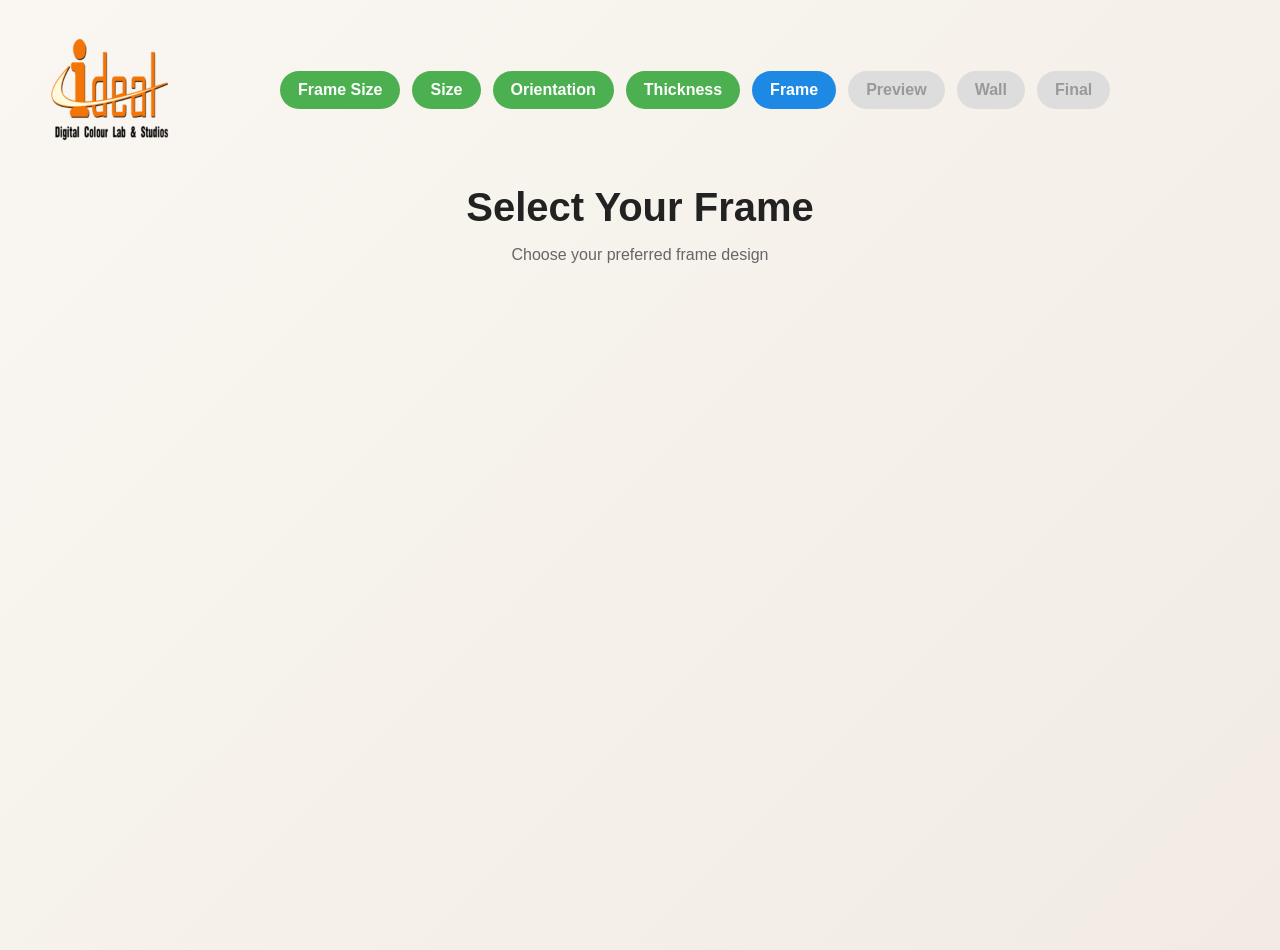
<file: frame-selection/index.html>
<!DOCTYPE html>
<html>
<head>
    <title>Select Your Frame</title>

    <link rel="stylesheet" href="style.css">
    <link rel="stylesheet" href="../navigation.css">
</head>
<body>

    <!-- LOGO -->
    <div class="top-bar">

    <div class="logo-container">
        <img src="../ideal logo.png" class="logo">
    </div>

    <div id="wizardNav" class="wizard-nav"></div>

</div>


    <h1>Select Your Frame</h1>

    <p class="subtitle">
        Choose your preferred frame design
    </p>

    <!-- FRAME CONTAINER -->
    <div class="frame-container" id="frameContainer">

    </div>

    
    <script src="../navigation.js"></script>

<script>
    createNavigation(4);
</script>
<script src="script.js"></script>

</body>
</html>
</file>
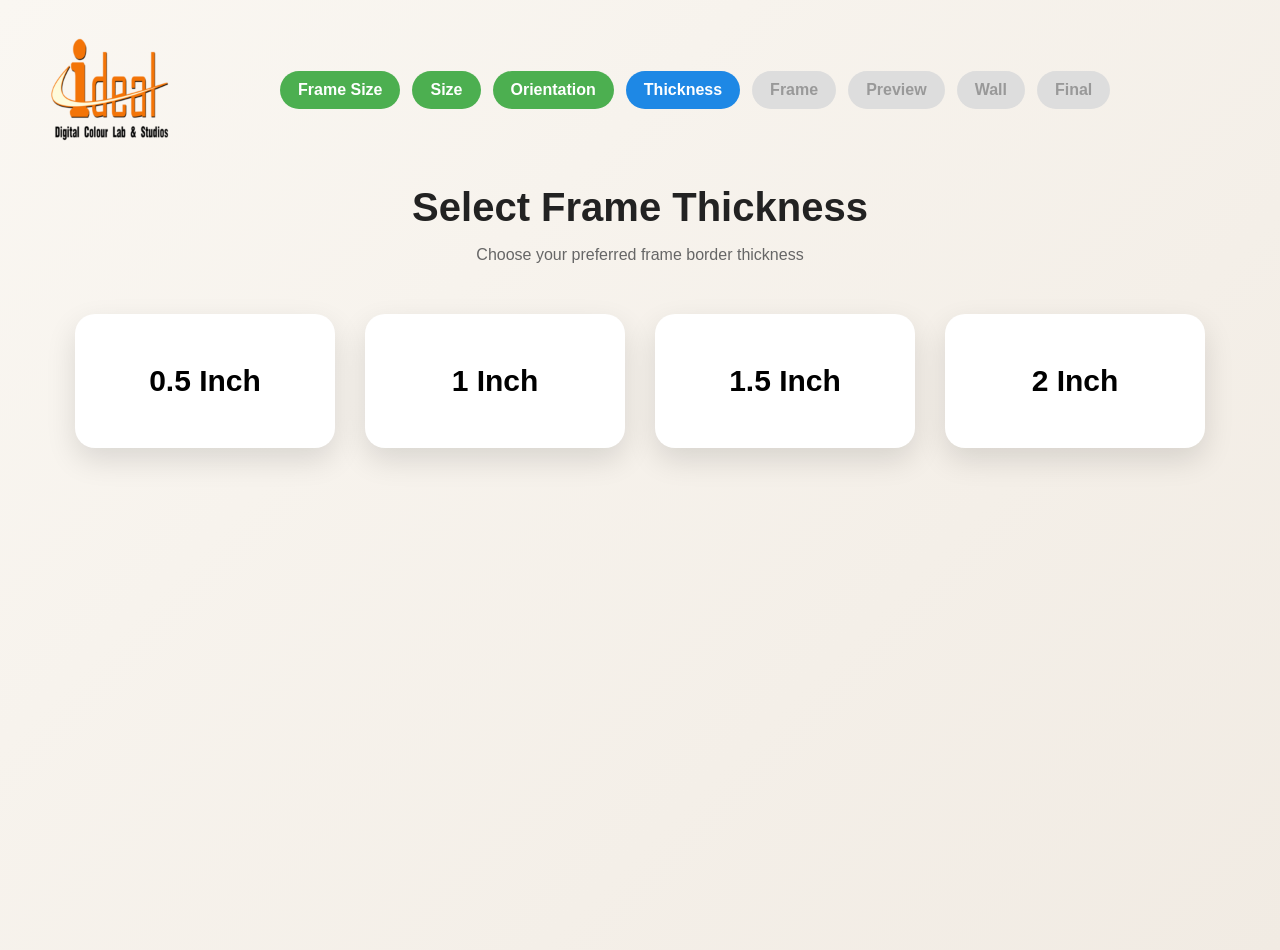
<file: frame-thickness/index.html>
<!DOCTYPE html>
<html>
<head>
    <title>Select Frame Thickness</title>
    <link rel="stylesheet" href="style.css">
    <link rel="stylesheet" href="../navigation.css">
</head>
<body>

    <!-- LOGO -->
   <div class="top-bar">

    <div class="logo-container">
        <img src="../ideal logo.png" alt="Logo" class="logo">
    </div>

    <div id="wizardNav" class="wizard-nav"></div>

</div>


    <!-- TITLE -->
    <h1>Select Frame Thickness</h1>

    <p class="subtitle">
        Choose your preferred frame border thickness
    </p>

    <!-- THICKNESS CARDS -->
    <div class="container">

        <div class="card" data-thickness="0.5 inch">
            <h2>0.5 Inch</h2>
        </div>

        <div class="card" data-thickness="1 inch">
            <h2>1 Inch</h2>
        </div>

        <div class="card" data-thickness="1.5 inch">
            <h2>1.5 Inch</h2>
        </div>

        <div class="card" data-thickness="2 inch">
            <h2>2 Inch</h2>
        </div>

    </div>

    
    <script src="../navigation.js"></script>

<script>
    createNavigation(3);
</script>
<script src="script.js"></script>

</body>
</html>
</file>
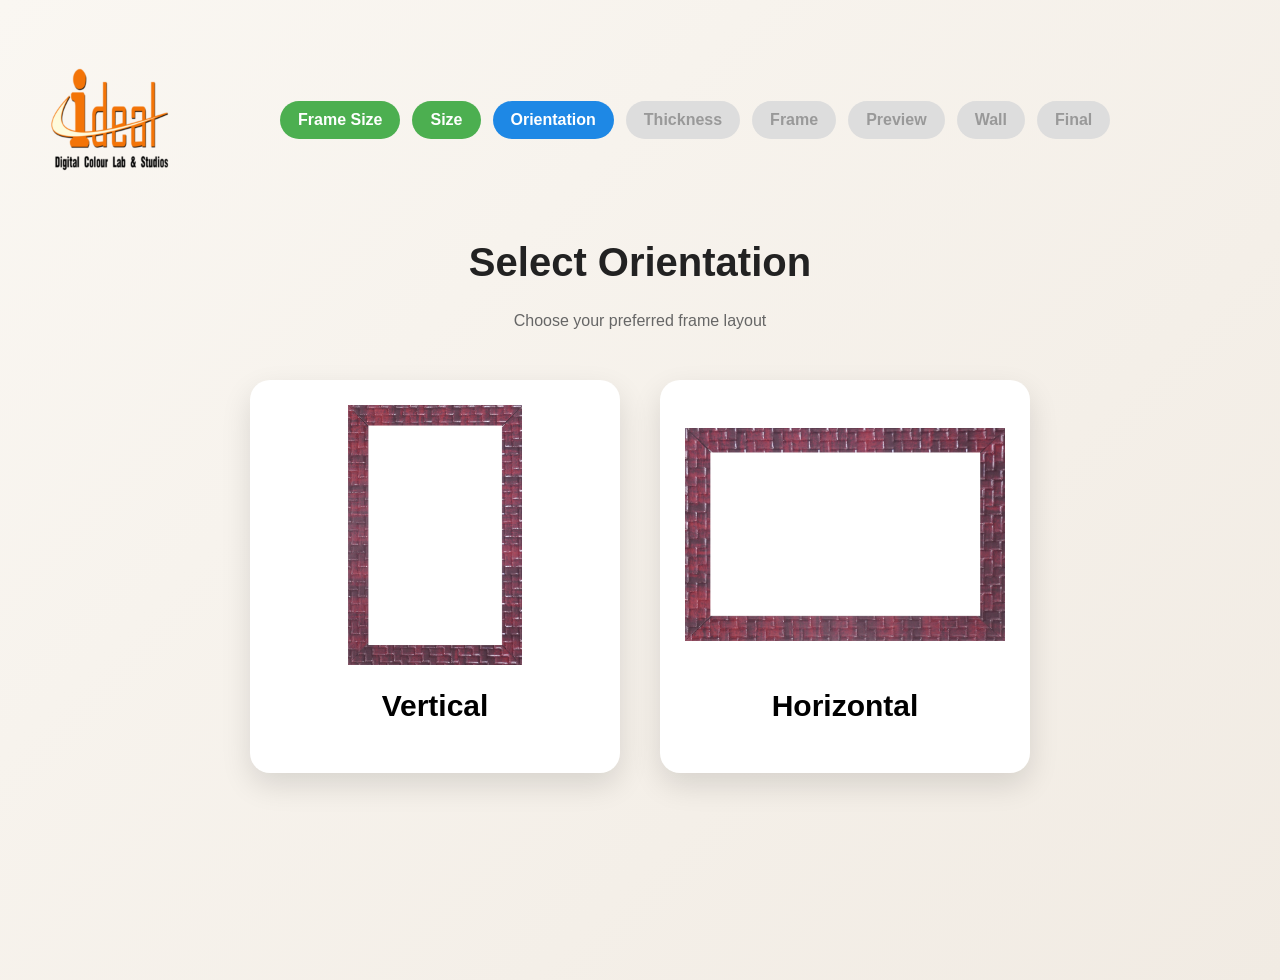
<file: orientation/index.html>
<!DOCTYPE html>
<html>
<head>
    <title>Select Orientation</title>
    <link rel="stylesheet" href="style.css">
    <link rel="stylesheet" href="../navigation.css">

    
</head>
<body>

    <!-- LOGO -->
   <div class="top-bar">

    <div class="logo-container">
        <img src="../ideal logo.png" class="logo">
    </div>

    <div id="wizardNav" class="wizard-nav"></div>

</div>

    <!-- TITLE -->
    <h1>Select Orientation</h1>

    <p class="subtitle">
        Choose your preferred frame layout
    </p>

    <!-- ORIENTATION CARDS -->
    <div class="container">

        <!-- VERTICAL -->
        <div class="card" data-orientation="vertical">

            <img src="../vertical/frame1.png">

            <h2>Vertical</h2>

        </div>

        <!-- HORIZONTAL -->
        <div class="card" data-orientation="horizontal">

            <img src="../horizontal/frame1.png">

            <h2>Horizontal</h2>

        </div>

    </div>

    <script src="script.js"></script>
    <script src="../navigation.js"></script>

<script>
    createNavigation(2);
</script>

</body>
</html>
</file>
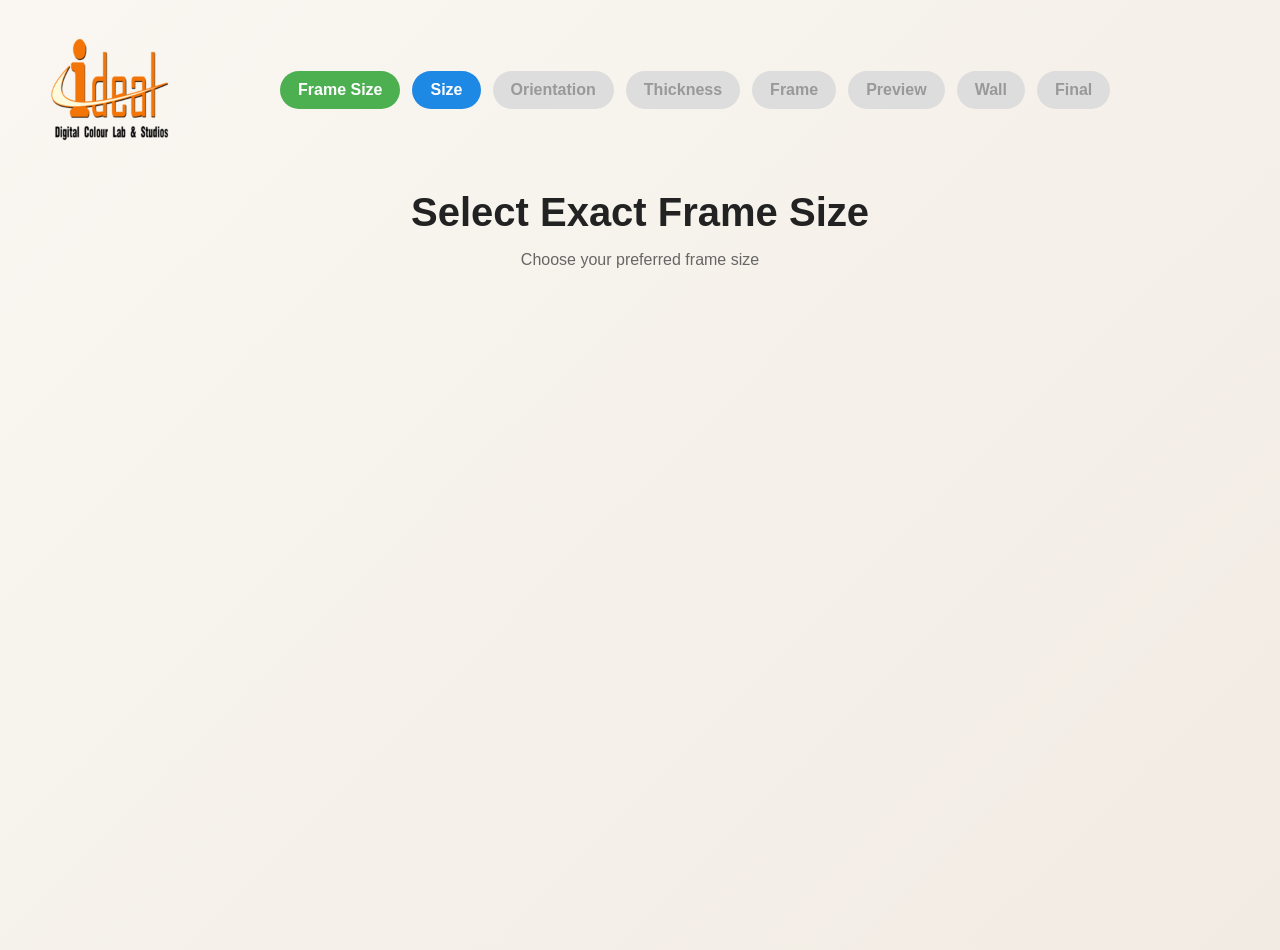
<file: photo_size/index.html>
<!DOCTYPE html>
<html>
<head>
    <title>Select Exact Size</title>
    <link rel="stylesheet" href="style.css">
    <link rel="stylesheet" href="../navigation.css">
</head>
<body>
    <!-- LOGO -->

<div class="top-bar">

    <div class="logo-container">
        <img src="../ideal logo.png" class="logo">
    </div>

    <div id="wizardNav" class="wizard-nav"></div>

</div>

    <h1>Select Exact Frame Size</h1>

    <p class="subtitle">
        Choose your preferred frame size
    </p>

    <div class="size-container" id="sizeContainer">

    </div>

    <script src="script.js"></script>
    <script src="../navigation.js"></script>

<script>
    createNavigation(1);
</script>

</body>
</html>
</file>
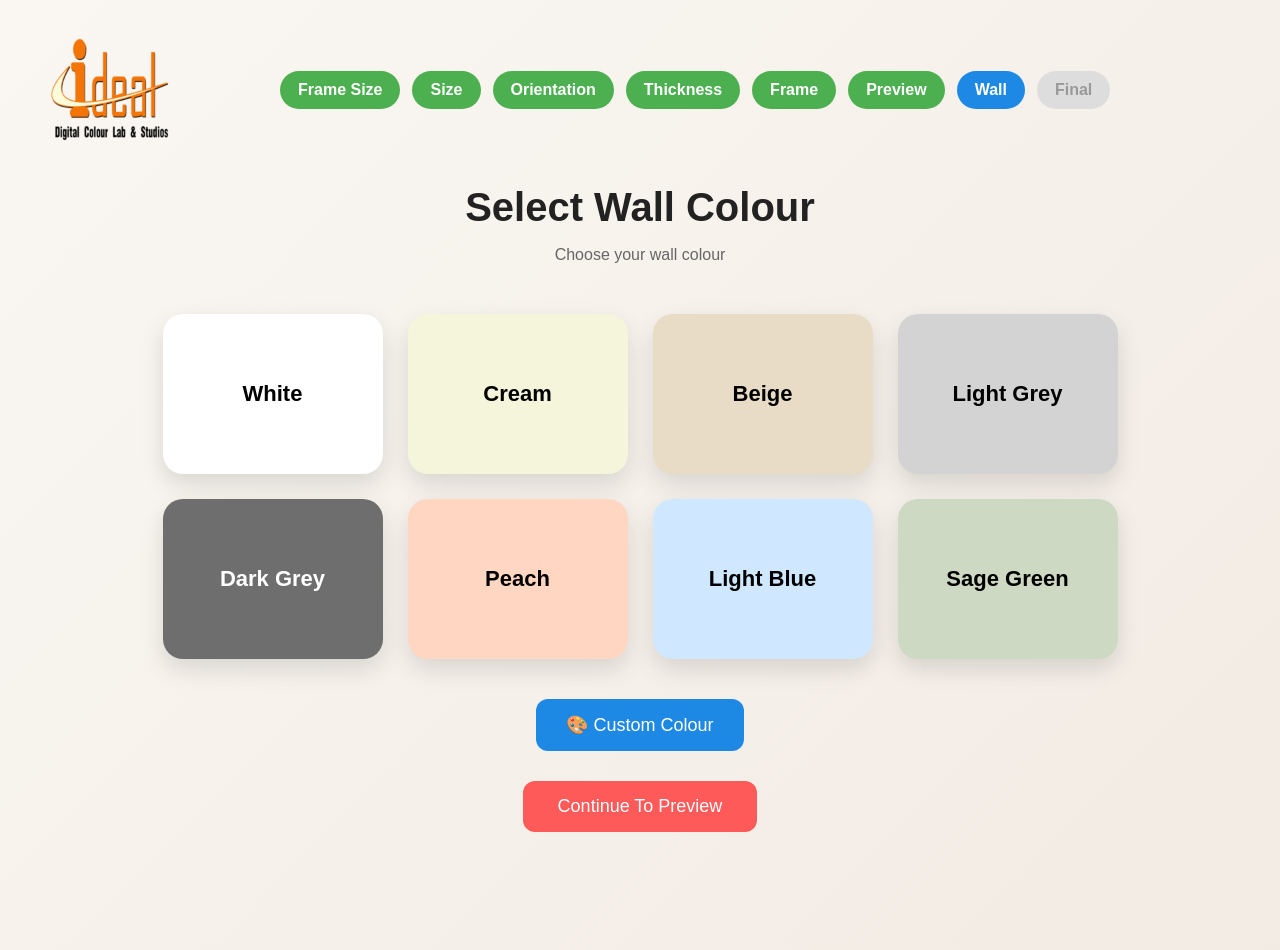
<file: wall-selection/index.html>
<!DOCTYPE html>
<html>

<head>

    <title>Select Wall Colour</title>

    <link rel="stylesheet" href="style.css">

    <link rel="stylesheet" href="../navigation.css">

</head>

<body>

<div class="top-bar">

    <div class="logo-container">
        <img src="../ideal logo.png" class="logo">
    </div>

    <div id="wizardNav" class="wizard-nav"></div>

</div>

<h1>Select Wall Colour</h1>

<p class="subtitle">
    Choose your wall colour
</p>

<div class="wall-colours">

    <div class="colour-card"
         data-colour="#ffffff"
         style="background:#ffffff;">
         White
    </div>

    <div class="colour-card"
         data-colour="#f5f5dc"
         style="background:#f5f5dc;">
         Cream
    </div>

    <div class="colour-card"
         data-colour="#e8dcc6"
         style="background:#e8dcc6;">
         Beige
    </div>

    <div class="colour-card"
         data-colour="#d3d3d3"
         style="background:#d3d3d3;">
         Light Grey
    </div>

    <div class="colour-card dark-card"
         data-colour="#6e6e6e"
         style="background:#6e6e6e;">
         Dark Grey
    </div>

    <div class="colour-card"
         data-colour="#ffd6c2"
         style="background:#ffd6c2;">
         Peach
    </div>

    <div class="colour-card"
         data-colour="#cfe8ff"
         style="background:#cfe8ff;">
         Light Blue
    </div>

    <div class="colour-card"
         data-colour="#cdd9c3"
         style="background:#cdd9c3;">
         Sage Green
    </div>

</div>

<div class="custom-colour-section">

    <button id="customBtn">
        🎨 Custom Colour
    </button>

    <input
        type="color"
        id="wallColorPicker"
        value="#ffffff"
        hidden
    >

</div>

<button id="continueBtn">
    Continue To Preview
</button>

<script src="../navigation.js"></script>

<script>
createNavigation(6);
</script>

<script src="script.js"></script>

</body>

</html>
</file>
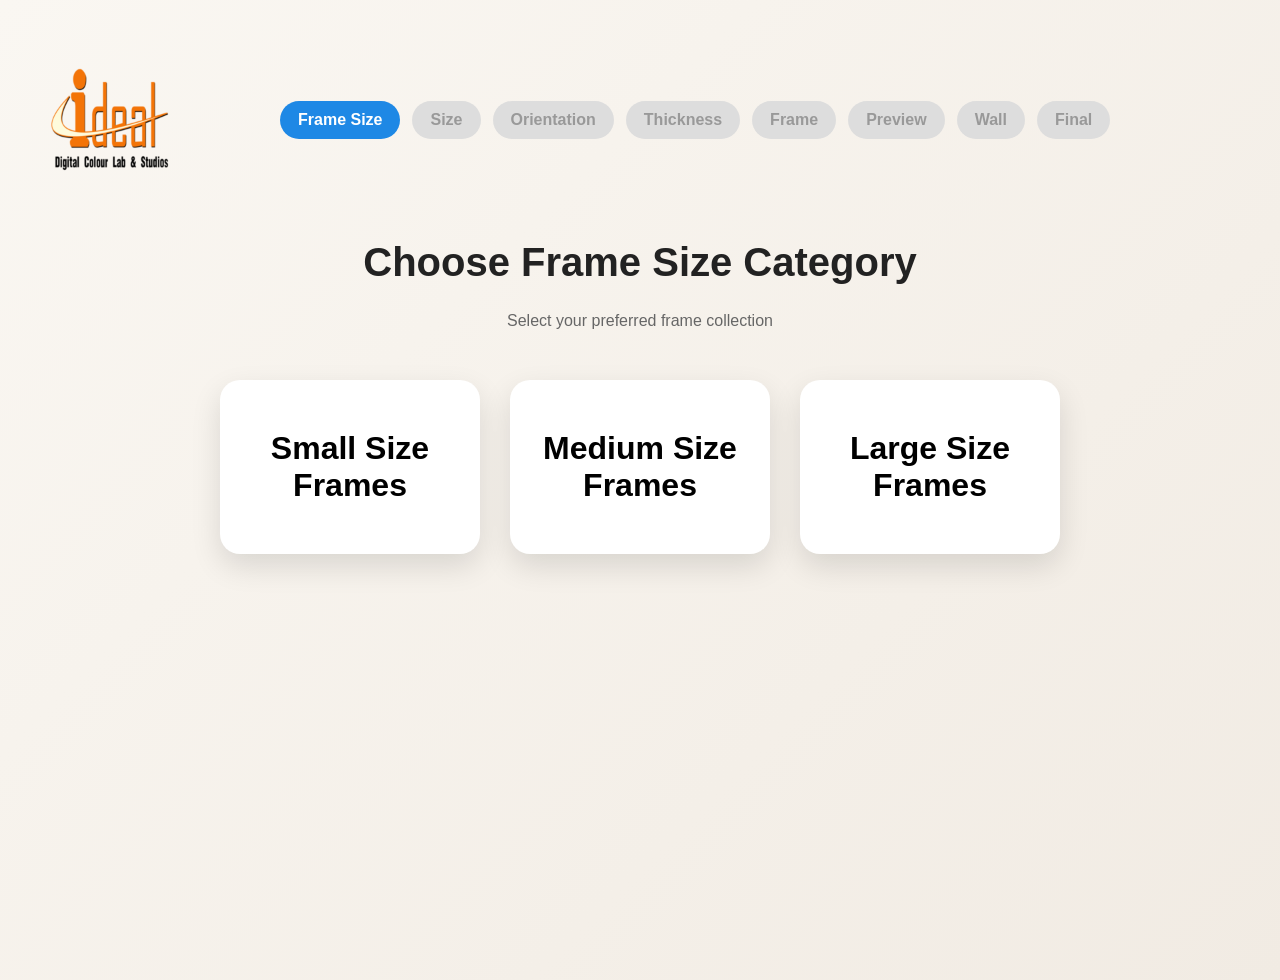
<file: frame-size.html>
<!DOCTYPE html>
<html>
<head>
    <title>Choose Frame Category</title>
    <link rel="stylesheet" href="landing.css">
    <link rel="stylesheet" href="navigation.css">
</head>
<body>

    <!-- LOGO -->
   

    <div class="top-bar">

        <div class="logo-container">
            <img src="ideal logo.png" alt="Logo" class="logo">
        </div>

        <div id="wizardNav" class="wizard-nav"></div>

    </div>

    <h1>Choose Frame Size Category</h1>

    <p class="subtitle">
        Select your preferred frame collection
    </p>

    <!-- CATEGORY CARDS -->
    <div class="container">

        <!-- SMALL -->
        <div class="card" data-category="small">

            <h2>Small Size Frames</h2>
<!--
            <p>
                6x4, 6x6, 6x8,<br>
                6x9, 4x4,<br>
                8x8, 8x10
            </p>
-->
        </div>

        <!-- MEDIUM -->
        <div class="card" data-category="medium">

            <h2>Medium Size Frames</h2>
<!--
            <p>
                10x10, 10x12,<br>
                10x15, 12x8,<br>
                12x12
            </p>
-->
        </div>

        <!-- LARGE -->
        <div class="card" data-category="large">

            <h2>Large Size Frames</h2>
<!--
            <p>
                12x15, 12x18,<br>
                16x20, 16x24,<br>
                20x24, 20x30,<br>
                30x40
            </p>
-->
        </div>

    </div>

    <script src="script.js"></script>
    <script src="navigation.js"></script>

<script>
    createNavigation(0);
</script>

</body>
</html>
</file>
<file: frame-selection/style.css>
body {
    font-family: 'Poppins', sans-serif;

    background: linear-gradient(135deg, #faf7f2, #f1ebe3);

    margin: 0;
    padding: 10px 20px 40px;

    text-align: center;

    min-height: 100vh;
}

/* LOGO */
.logo-container {
    position:static;
    
}

.logo {
    width: 120px;
}

/* TITLE */
h1 {
    font-size: 40px;
    color: #222;
    margin-top: 15px;
    margin-bottom: 10px;
}

.subtitle {
    color: #666;
    margin-bottom: 50px;
}

/* FRAME GRID */
.frame-container {
    display: flex;
    justify-content: center;
    gap: 30px;
    flex-wrap: wrap;
}

/* CARD */
.frame-card {
    width: 240px;

    background: white;

    padding: 20px;

    border-radius: 20px;

    cursor: pointer;

    box-shadow: 0 12px 30px rgba(0,0,0,0.12);

    transition: 0.3s;
}

.frame-card:hover {
    transform: translateY(-10px) scale(1.03);

    box-shadow: 0 20px 45px rgba(0,0,0,0.18);
}

/* IMAGE */
.frame-card img {
    width: 100%;
    height: 250px;

    object-fit: contain;
}

/* TEXT */
.frame-card h2 {
    margin-top: 15px;
    font-size: 22px;
}
</file>
<file: navigation.css>
.top-bar{

    display:flex;

    align-items:center;

    justify-content:flex-start;

    gap:50px;

    padding:20px 30px;

}

/* Logo area */
.logo-container{

    width:180px;

    flex-shrink:0;

}

/* Navigation area */
.wizard-nav{

    display:flex;

    flex-wrap:wrap;

    gap:12px;

    align-items:center;

}

.wizard-step{

    padding:10px 18px;

    border-radius:30px;

    background:#e5e5e5;

    color:#555;

    text-decoration:none;

    font-weight:600;

    transition:.3s;

}

.wizard-step.active{

    background:#1e88e5;

    color:white;

}

.wizard-step.completed{

    background:#4caf50;

    color:white;

}

.wizard-step.disabled{

    background:#ddd;

    color:#999;

    pointer-events:none;

}

.logo{
    width:120px;
    height:auto;
    display:block;
}
</file>
<file: frame-thickness/style.css>
body {
    font-family: 'Poppins', sans-serif;

    background: linear-gradient(135deg, #faf7f2, #f1ebe3);

    margin: 0;
    padding: 10px 20px 40px;

    text-align: center;

    min-height: 100vh;
}
/* LOGO */
.logo-container {
    position:static;
    
}

.logo {
    width: 120px;
}

/* TITLE */
h1 {
    font-size: 40px;
    color: #222;
    margin-top: 15px;
    margin-bottom: 10px;
}

.subtitle {
    color: #666;
    margin-bottom: 50px;
}

/* CARD CONTAINER */
.container {
    display: flex;
    justify-content: center;
    gap: 30px;
    flex-wrap: wrap;
}

/* CARD */
.card {
    width: 220px;

    background: white;

    padding: 50px 20px;

    border-radius: 20px;

    cursor: pointer;

    box-shadow: 0 12px 30px rgba(0,0,0,0.12);

    transition: 0.3s;
}

.card:hover {
    transform: translateY(-10px) scale(1.03);

    box-shadow: 0 20px 45px rgba(0,0,0,0.18);
}

/* TEXT */
.card h2 {
    margin: 0;
    font-size: 30px;
}
</file>
<file: orientation/style.css>
body {
    font-family: 'Poppins', sans-serif;

    background: linear-gradient(135deg, #faf7f2, #f1ebe3);

    margin: 0;
    padding: 40px 20px;

    text-align: center;

    min-height: 100vh;
}

/* LOGO */
/*
.logo-container {
    position: absolute;
    top: 20px;
    left: 20px;
}
*/
.logo {
    width: 120px;
}

/* TITLE */
h1 {
    font-size: 40px;
    color: #222;
    margin-top: 40px;
}

.subtitle {
    color: #666;
    margin-bottom: 50px;
}

/* CARD CONTAINER */
.container {
    display: flex;
    justify-content: center;
    gap: 40px;
    flex-wrap: wrap;
}

/* CARD */
.card {
    width: 320px;

    background: white;

    padding: 25px;

    border-radius: 20px;

    cursor: pointer;

    box-shadow: 0 12px 30px rgba(0,0,0,0.12);

    transition: 0.3s;
}

.card:hover {
    transform: translateY(-10px) scale(1.03);

    box-shadow: 0 20px 45px rgba(0,0,0,0.18);
}

/* IMAGE */
.card img {
    width: 100%;
    height: 260px;

    object-fit: contain;
}

/* TEXT */
.card h2 {
    margin-top: 20px;
    font-size: 30px;
}
</file>
<file: photo_size/style.css>
body {
    font-family: 'Poppins', sans-serif;

    background: linear-gradient(135deg, #faf7f2, #f1ebe3);

    margin: 0;
    padding: 10px 20px 40px;

    text-align: center;

    min-height: 100vh;
}

/* LOGO */
.logo-container {
    position: static;
   
}


.logo {
    width: 120px;
}

h1 {
    font-size: 40px;
    color: #222;
    margin-top: 20px;
    margin-bottom: 10px;
}

.subtitle {
    color: #666;
    margin-bottom: 50px;
}

.size-container {
    display: flex;
    justify-content: center;
    gap: 30px;
    flex-wrap: wrap;
}

.size-card {
    width: 180px;

    background: white;

    padding: 40px 20px;

    border-radius: 20px;

    cursor: pointer;

    box-shadow: 0 12px 30px rgba(0,0,0,0.12);

    transition: 0.3s;
}

.size-card:hover {
    transform: translateY(-10px) scale(1.03);

    box-shadow: 0 20px 45px rgba(0,0,0,0.18);
}

.size-card h2 {
    margin: 0;
    font-size: 30px;
}
</file>
<file: wall-selection/style.css>
body {
    font-family: 'Poppins', sans-serif;

    background: linear-gradient(135deg, #faf7f2, #f1ebe3);

    margin: 0;
    padding: 10px 20px 40px;

    text-align: center;

    min-height: 100vh;
}
.top-bar{

    display:flex;

    align-items:center;

    gap:40px;

    padding:20px 30px;

}

.wizard-nav{

    display:flex;

    flex-wrap:wrap;

    gap:12px;

    flex:1;

}
.logo-container{

    position:static;

    

}

.logo{

    width:120px;

}

h1 {
    font-size: 40px;
    color: #222;
    margin-top: 15px;
    margin-bottom: 10px;
}

.subtitle{

    color:#666;

    margin-bottom:50px;

}

.wall-container{

    display:flex;

    justify-content:center;

    gap:30px;

    flex-wrap:wrap;

}

.wall-card{

    width:220px;

    background:white;

    border-radius:20px;

    overflow:hidden;

    cursor:pointer;

    box-shadow:0 10px 30px rgba(0,0,0,.12);

    transition:.3s;
}

.wall-card:hover{

    transform:translateY(-8px);

}

.wall-card img{

    width:100%;

    height:180px;

    object-fit:cover;

}

.wall-card h2{

    padding:15px;

    font-size:22px;

}
.color-picker-box{

    margin-top:40px;

}

#wallColorPicker{

    width:150px;

    height:80px;

    border:none;

    cursor:pointer;

}

#colorCode{

    margin-top:15px;

    font-size:22px;

    font-weight:600;

}

#continueBtn{

    margin-top:30px;

    padding:15px 30px;

    border:none;

    border-radius:10px;

    background:#ff5a5a;

    color:white;

    font-size:18px;

    cursor:pointer;

}

.wall-colours{

    display:grid;

    grid-template-columns:
    repeat(4,220px);

    justify-content:center;

    gap:20px;

    margin-top:40px;

}

.colour-card{

    padding:20px;

    border-radius:15px;

    background:white;

    box-shadow:
    0 8px 20px rgba(0,0,0,.12);

    cursor:pointer;

    font-size:20px;

    font-weight:600;

    transition:.3s;

}

.colour-card:hover{

    transform:translateY(-5px);

}

.colour-card.selected{

    border:4px solid #4caf50;

}

.custom-colour-section{

    margin-top:30px;

}

#customBtn{

    padding:15px 25px;

    border:none;

    border-radius:12px;

    background:#1e88e5;

    color:white;

    font-size:18px;

    cursor:pointer;

}

.wall-colours{

    display:grid;

    grid-template-columns:
    repeat(4, 220px);

    justify-content:center;

    gap:25px;

    margin-top:40px;

}

.colour-card{

    height:120px;

    border-radius:20px;

    display:flex;

    justify-content:center;

    align-items:center;

    font-size:22px;

    font-weight:700;

    cursor:pointer;

    box-shadow:
    0 10px 25px rgba(0,0,0,.12);

    transition:.3s;

}

.colour-card:hover{

    transform:translateY(-5px);

}

.colour-card.selected{

    border:5px solid #4caf50;

    transform:scale(1.05);

}

.dark-card{

    color:white;

}

.custom-colour-section{

    margin-top:40px;

}

#customBtn{

    padding:15px 30px;

    border:none;

    border-radius:12px;

    background:#1e88e5;

    color:white;

    font-size:18px;

    cursor:pointer;

    transition:.3s;

}

#customBtn:hover{

    transform:scale(1.05);

}

#continueBtn{

    margin-top:30px;

    padding:15px 35px;

    border:none;

    border-radius:12px;

    background:#ff5a5a;

    color:white;

    font-size:18px;

    cursor:pointer;

    transition:.3s;

}

#continueBtn:hover{

    transform:scale(1.05);

}
</file>
<file: landing.css>
body {
    font-family: 'Poppins', sans-serif;

    background: linear-gradient(135deg, #faf7f2, #f1ebe3);

    margin: 0;
    padding: 40px 20px;

    text-align: center;

    min-height: 100vh;
}

/* LOGO */
/*
.logo-container {
    position: absolute;
    top: 20px;
    left: 20px;
}
*/

.logo{
    width:120px;
    height:auto;
    display:block;
}

/* TITLE */
h1 {
    font-size: 40px;
    color: #222;
    margin-top: 40px;
}

.subtitle {
    color: #666;
    margin-bottom: 50px;
}

/* CARD CONTAINER */
.container {
    display: flex;
    justify-content: center;
    gap: 30px;
    flex-wrap: wrap;
}

/* CARD */
.card {
    width: 220px;

    background: white;

    padding: 50px 20px;

    border-radius: 20px;

    cursor: pointer;

    box-shadow: 0 12px 30px rgba(0,0,0,0.12);

    transition: 0.3s;
}

.card:hover {
    transform: translateY(-10px) scale(1.03);

    box-shadow: 0 20px 45px rgba(0,0,0,0.18);
}

/* TEXT */
.card h2 {
    margin: 0;
    font-size: 32px;
}
</file>
